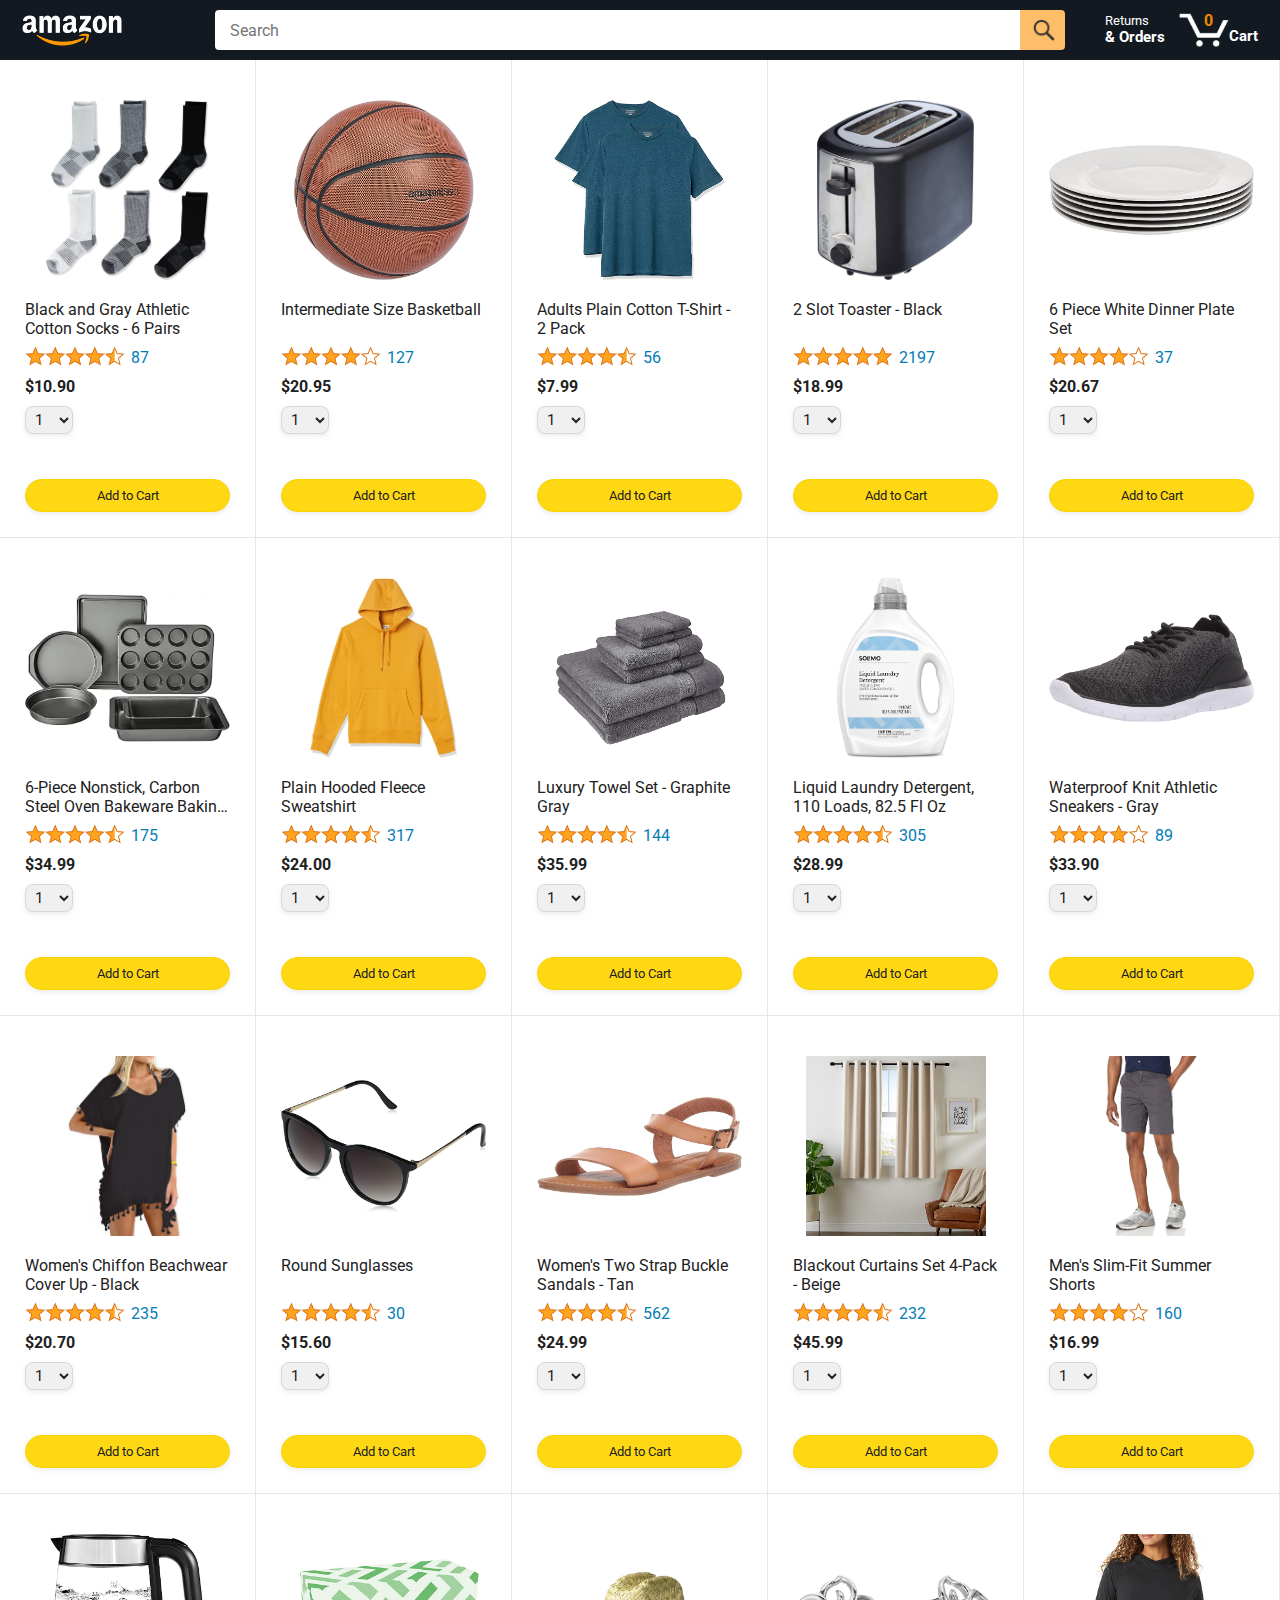
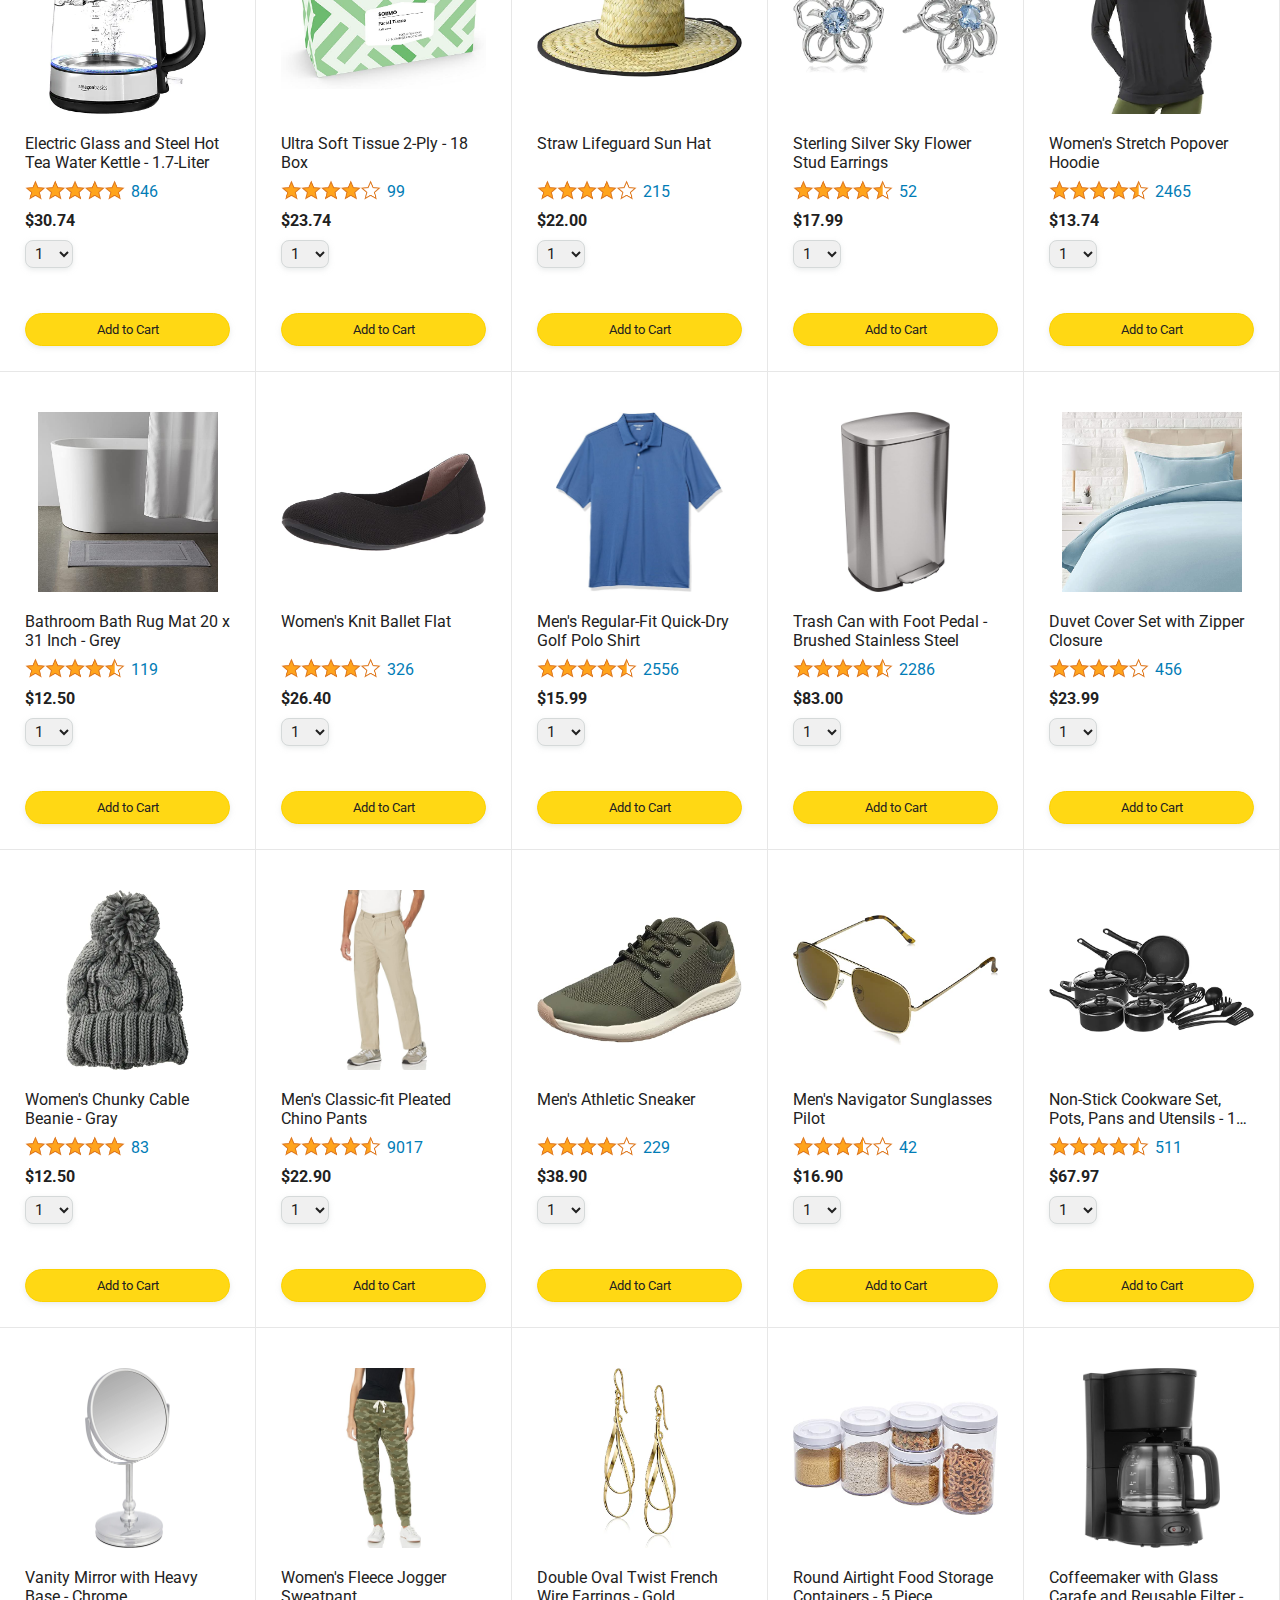
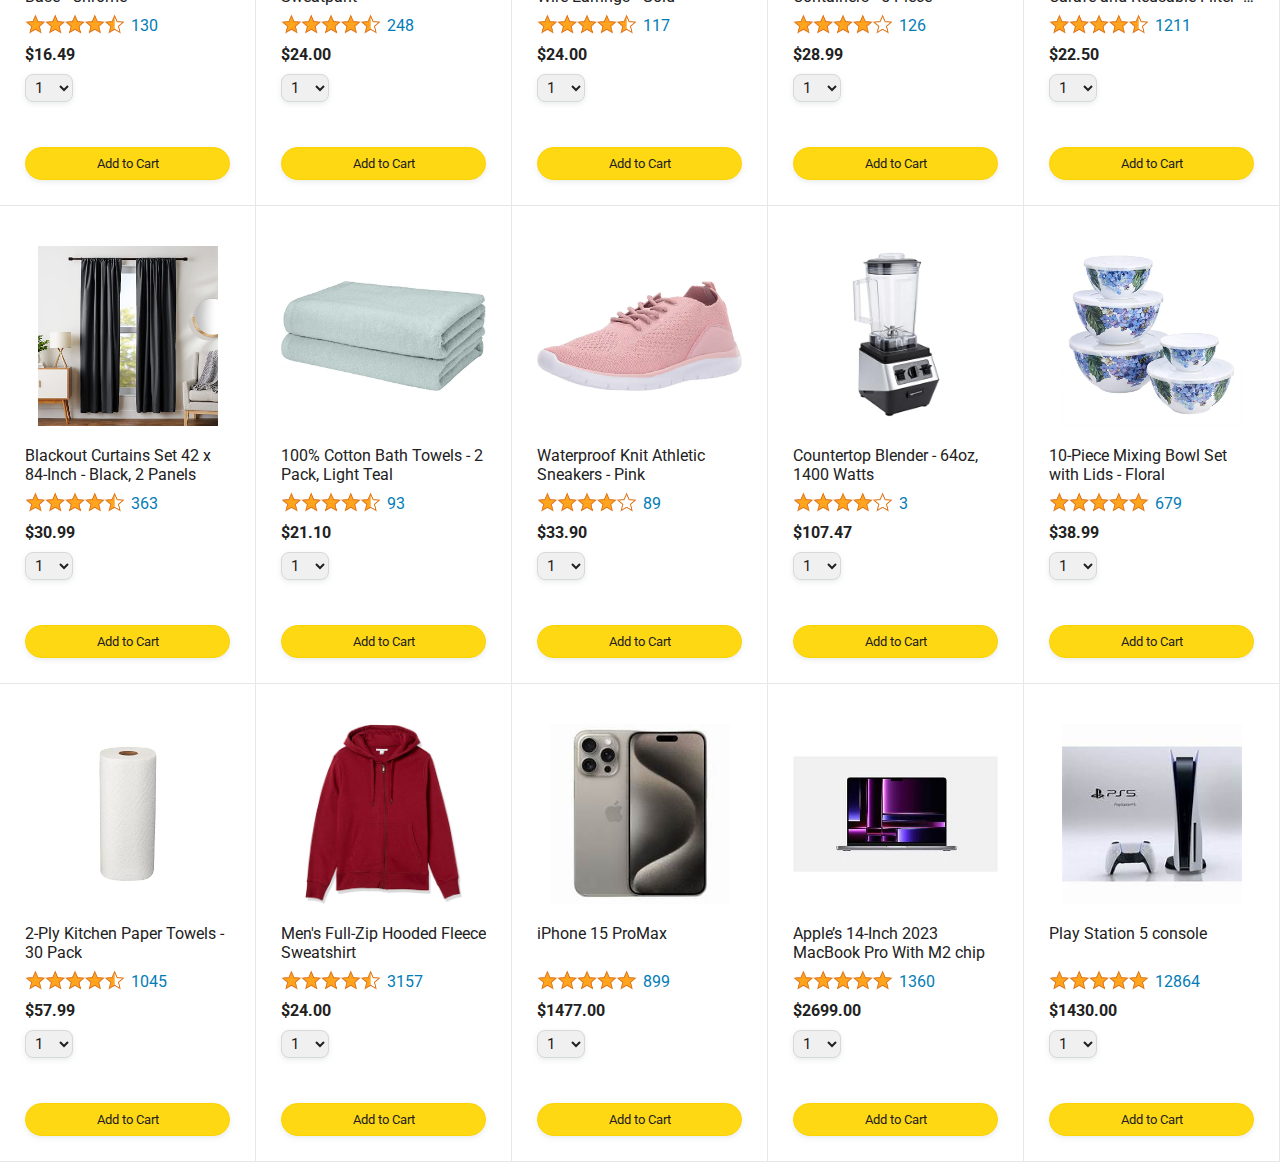
<file: index.html>
<!DOCTYPE html>
<html>
  <head>
    <title>Amazon</title>

    <!-- This code is needed for responsive design to work.
      (Responsive design = make the website look good on
      smaller screen sizes like a phone or a tablet). -->
    <meta name="viewport" content="width=device-width, initial-scale=1" />

    <!-- Load a font called Roboto from Google Fonts. -->
    <link rel="preconnect" href="https://fonts.googleapis.com" />
    <link rel="preconnect" href="https://fonts.gstatic.com" crossorigin />
    <link
      href="https://fonts.googleapis.com/css2?family=Roboto:wght@400;500;700&display=swap"
      rel="stylesheet"
    />

    <!-- Here are the CSS files for this page. -->
    <link rel="stylesheet" href="styles/shared/general.css" />
    <link rel="stylesheet" href="styles/shared/amazon-header.css" />
    <link rel="stylesheet" href="styles/pages/amazon.css" />
  </head>
  <body>
    <div class="amazon-header">
      <div class="amazon-header-left-section">
        <a href="amazon.html" class="header-link">
          <img class="amazon-logo" src="images/amazon-logo-white.png" />
          <img
            class="amazon-mobile-logo"
            src="images/amazon-mobile-logo-white.png"
          />
        </a>
      </div>

      <div class="amazon-header-middle-section">
        <input class="search-bar" type="text" placeholder="Search" />

        <button class="search-button">
          <img class="search-icon" src="images/icons/search-icon.png" />
        </button>
      </div>

      <div class="amazon-header-right-section">
        <a class="orders-link header-link" href="orders.html">
          <span class="returns-text">Returns</span>
          <span class="orders-text">& Orders</span>
        </a>

        <a class="cart-link header-link" href="checkout.html">
          <img class="cart-icon" src="images/icons/cart-icon.png" />
          <div class="cart-quantity" id="mycartQ"></div>
          <div class="cart-text">Cart</div>
        </a>
      </div>
    </div>

    <div class="main">
      <div class="products-grid" id="mycontainer"></div>
    </div>

    <script type="module" src="scripts/amazon.js"></script>
  </body>
</html>
</file>
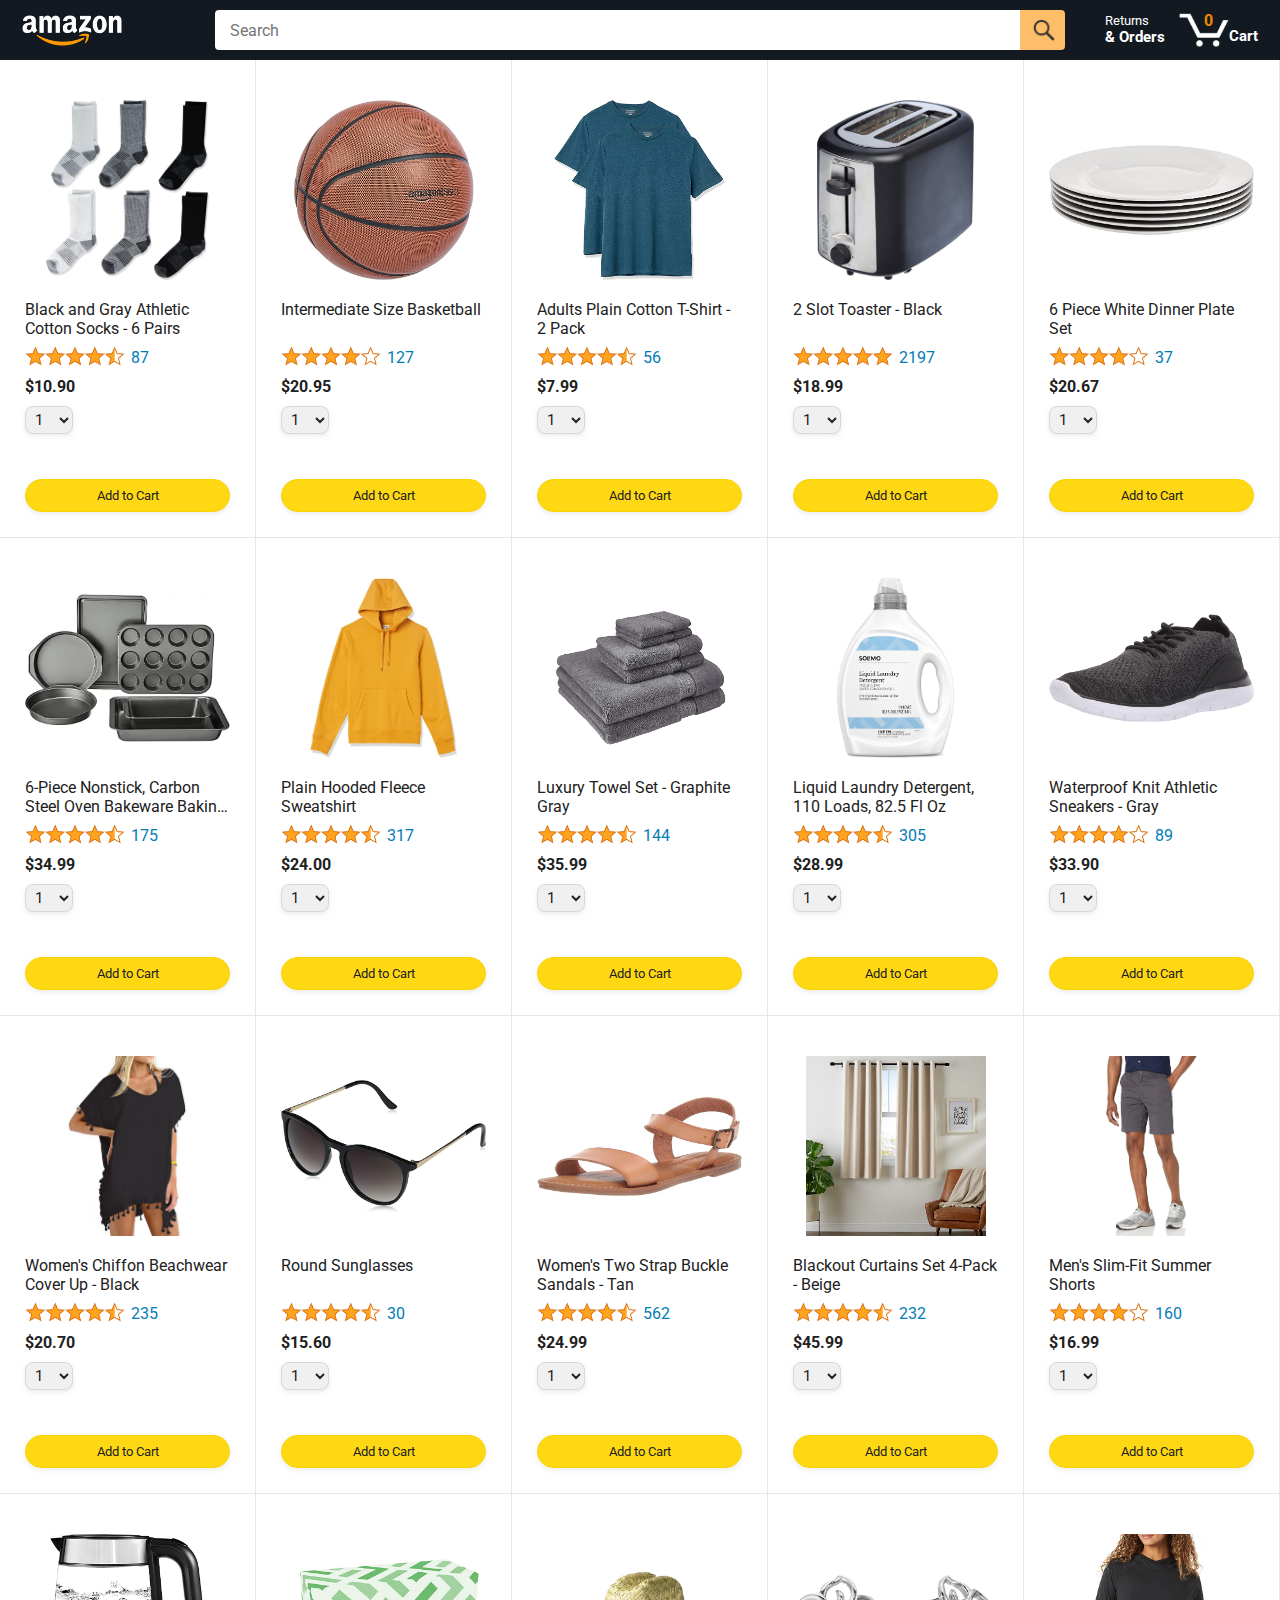
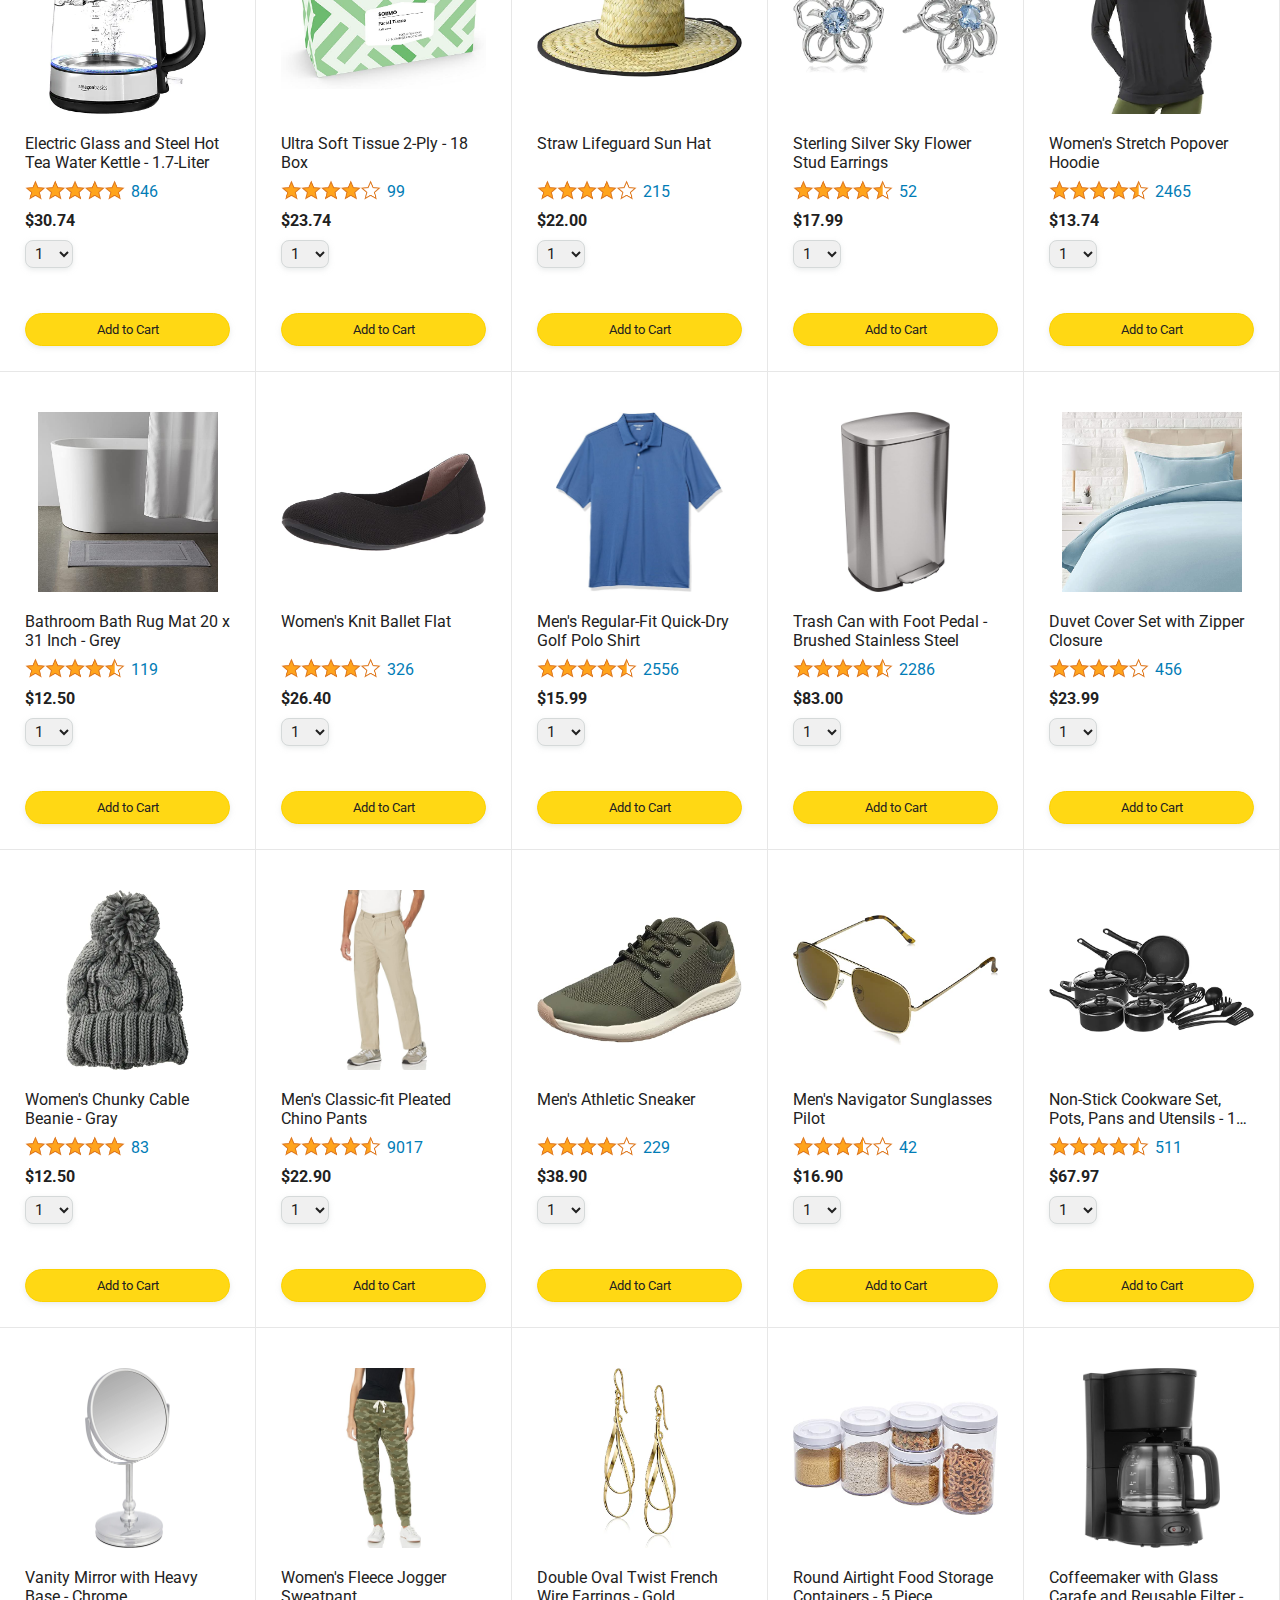
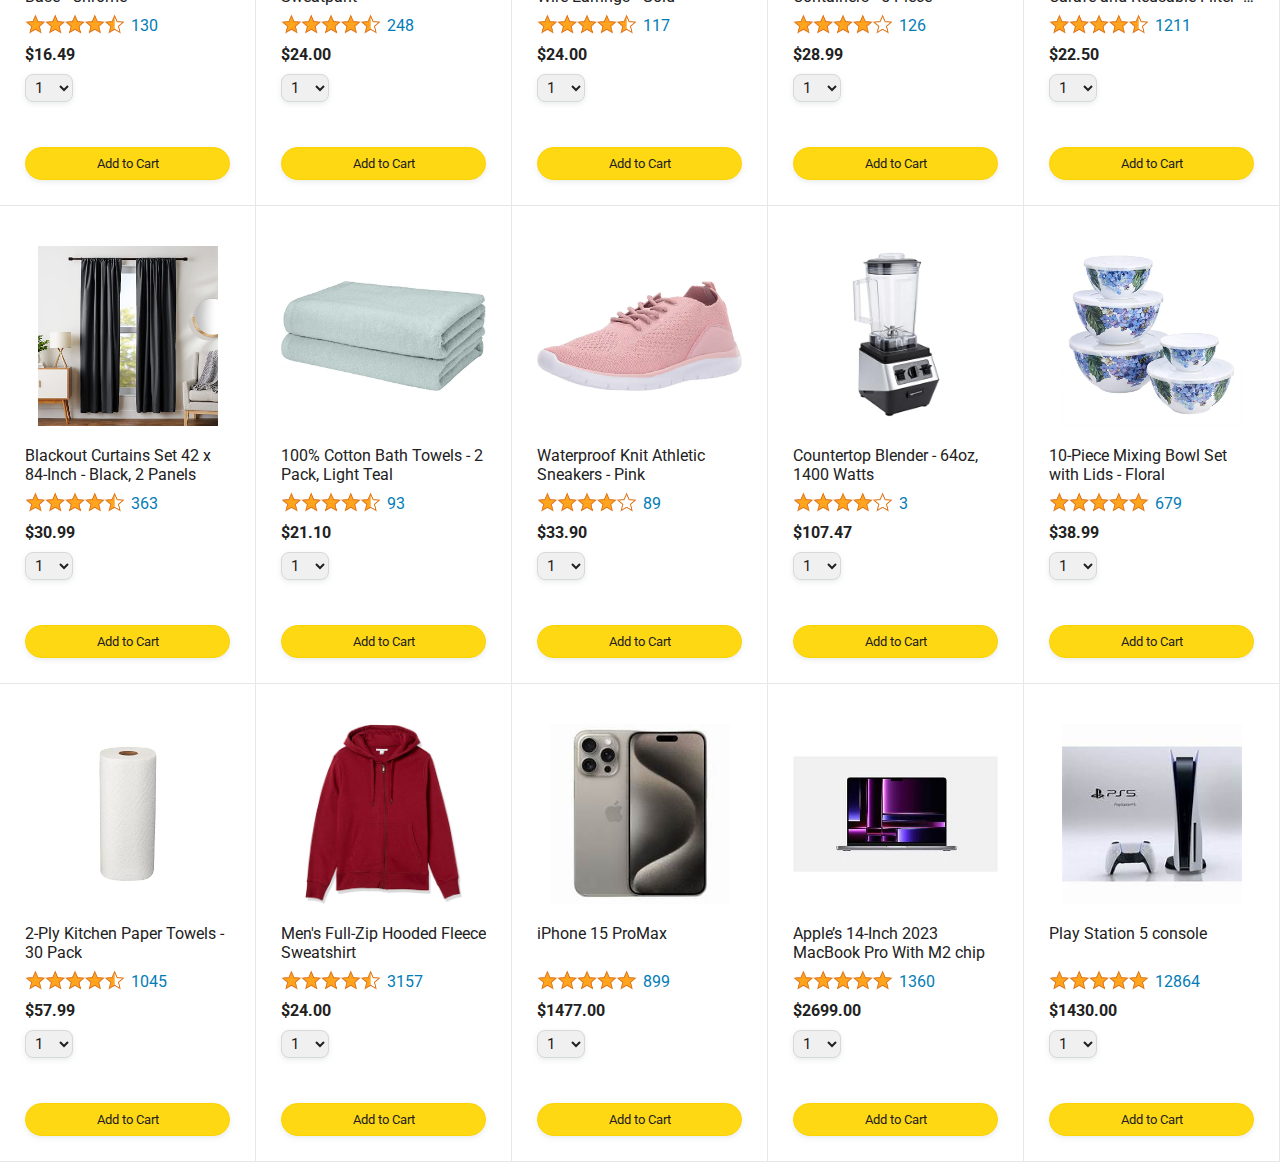
<file: amazon.html>
<!DOCTYPE html>
<html>
  <head>
    <title>Amazon Project</title>

    <!-- This code is needed for responsive design to work.
      (Responsive design = make the website look good on
      smaller screen sizes like a phone or a tablet). -->
    <meta name="viewport" content="width=device-width, initial-scale=1">

    <!-- Load a font called Roboto from Google Fonts. -->
    <link rel="preconnect" href="https://fonts.googleapis.com">
    <link rel="preconnect" href="https://fonts.gstatic.com" crossorigin>
    <link href="https://fonts.googleapis.com/css2?family=Roboto:wght@400;500;700&display=swap" rel="stylesheet">

    <!-- Here are the CSS files for this page. -->
    <link rel="stylesheet" href="styles/shared/general.css">
    <link rel="stylesheet" href="styles/shared/amazon-header.css">
    <link rel="stylesheet" href="styles/pages/amazon.css">
  </head>
  <body>
    <div class="amazon-header">
      <div class="amazon-header-left-section">
        <a href="amazon.html" class="header-link">
          <img class="amazon-logo"
            src="images/amazon-logo-white.png">
          <img class="amazon-mobile-logo"
            src="images/amazon-mobile-logo-white.png">
        </a>
      </div>

      <div class="amazon-header-middle-section">
        <input class="search-bar" type="text" placeholder="Search">

        <button class="search-button">
          <img class="search-icon" src="images/icons/search-icon.png">
        </button>
      </div>

      <div class="amazon-header-right-section">
        <a class="orders-link header-link" href="orders.html">
          <span class="returns-text">Returns</span>
          <span class="orders-text">& Orders</span>
        </a>

        <a class="cart-link header-link" href="checkout.html">
          <img class="cart-icon" src="images/icons/cart-icon.png">
          <div class="cart-quantity" id="mycartQ"></div>
          <div class="cart-text">Cart</div>
        </a>
      </div>
    </div>
    
    <div class="main">
      <div class="products-grid" id="mycontainer">
      </div>
    </div>

   <script type="module" src="scripts/amazon.js"></script>
  </body>
</html>
</file>
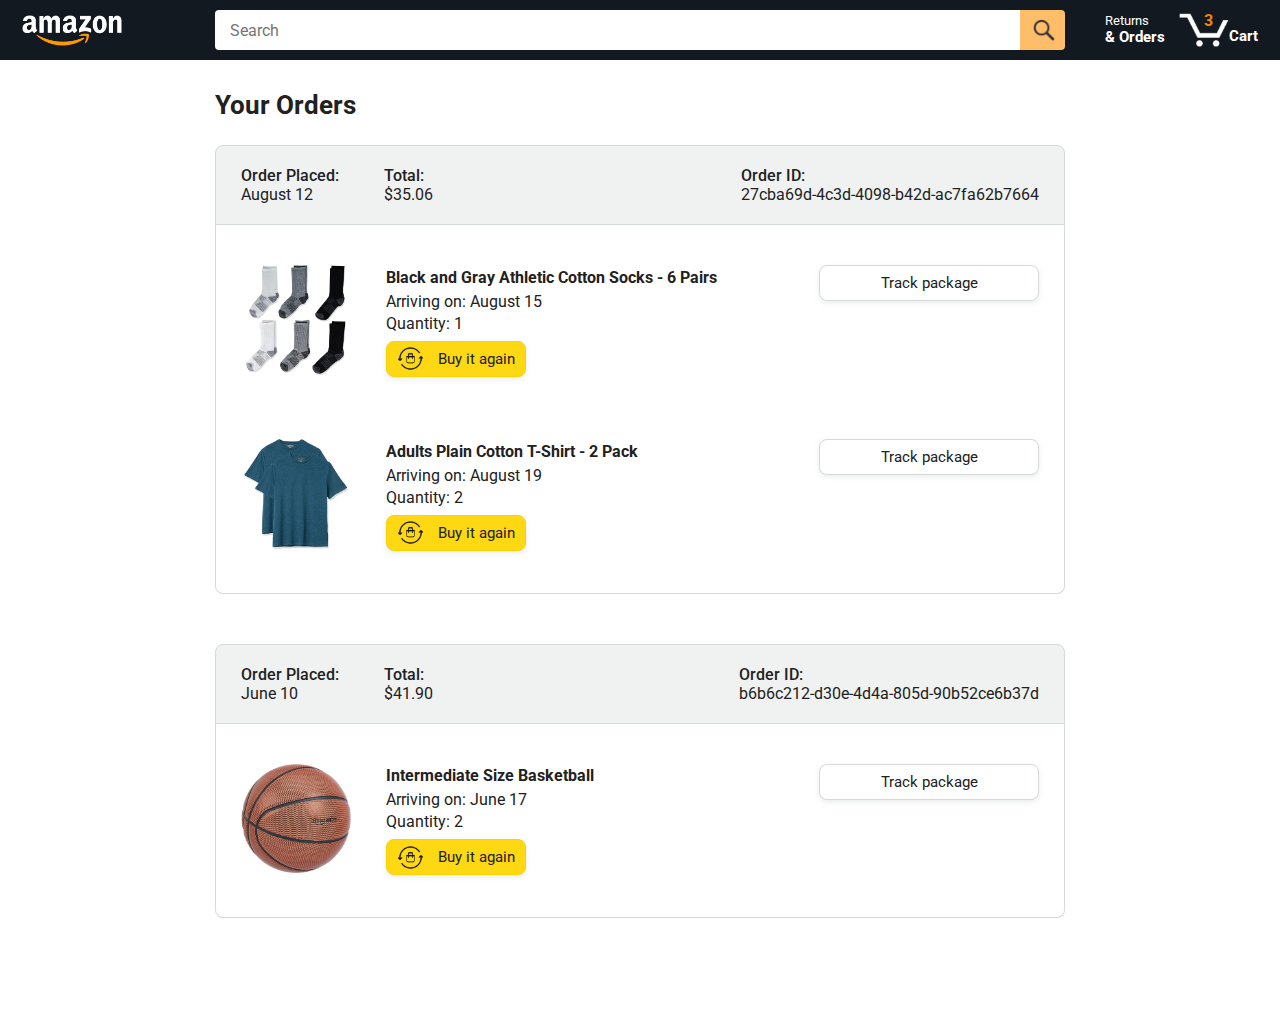
<file: orders.html>
<!DOCTYPE html>
<html>
  <head>
    <title>Orders</title>

    <!-- This code is needed for responsive design to work.
      (Responsive design = make the website look good on
      smaller screen sizes like a phone or a tablet). -->
    <meta name="viewport" content="width=device-width, initial-scale=1">

    <!-- Load a font called Roboto from Google Fonts. -->
    <link rel="preconnect" href="https://fonts.googleapis.com">
    <link rel="preconnect" href="https://fonts.gstatic.com" crossorigin>
    <link href="https://fonts.googleapis.com/css2?family=Roboto:wght@400;500;700&display=swap" rel="stylesheet">

    <!-- Here are the CSS files for this page. -->
    <link rel="stylesheet" href="styles/shared/general.css">
    <link rel="stylesheet" href="styles/shared/amazon-header.css">
    <link rel="stylesheet" href="styles/pages/orders.css">
  </head>
  <body>
    <div class="amazon-header">
      <div class="amazon-header-left-section">
        <a href="amazon.html" class="header-link">
          <img class="amazon-logo"
            src="images/amazon-logo-white.png">
          <img class="amazon-mobile-logo"
            src="images/amazon-mobile-logo-white.png">
        </a>
      </div>

      <div class="amazon-header-middle-section">
        <input class="search-bar" type="text" placeholder="Search">

        <button class="search-button">
          <img class="search-icon" src="images/icons/search-icon.png">
        </button>
      </div>

      <div class="amazon-header-right-section">
        <a class="orders-link header-link" href="orders.html">
          <span class="returns-text">Returns</span>
          <span class="orders-text">& Orders</span>
        </a>

        <a class="cart-link header-link" href="checkout.html">
          <img class="cart-icon" src="images/icons/cart-icon.png">
          <div class="cart-quantity">3</div>
          <div class="cart-text">Cart</div>
        </a>
      </div>
    </div>

    <div class="main">
      <div class="page-title">Your Orders</div>

      <div class="orders-grid">
        <div class="order-container">
          
          <div class="order-header">
            <div class="order-header-left-section">
              <div class="order-date">
                <div class="order-header-label">Order Placed:</div>
                <div>August 12</div>
              </div>
              <div class="order-total">
                <div class="order-header-label">Total:</div>
                <div>$35.06</div>
              </div>
            </div>

            <div class="order-header-right-section">
              <div class="order-header-label">Order ID:</div>
              <div>27cba69d-4c3d-4098-b42d-ac7fa62b7664</div>
            </div>
          </div>

          <div class="order-details-grid">
            <div class="product-image-container">
              <img src="images/products/athletic-cotton-socks-6-pairs.jpg">
            </div>

            <div class="product-details">
              <div class="product-name">
                Black and Gray Athletic Cotton Socks - 6 Pairs
              </div>
              <div class="product-delivery-date">
                Arriving on: August 15
              </div>
              <div class="product-quantity">
                Quantity: 1
              </div>
              <button class="buy-again-button button-primary">
                <img class="buy-again-icon" src="images/icons/buy-again.png">
                <span class="buy-again-message">Buy it again</span>
              </button>
            </div>

            <div class="product-actions">
              <a href="tracking.html">
                <button class="track-package-button button-secondary">
                  Track package
                </button>
              </a>
            </div>

            <div class="product-image-container">
              <img src="images/products/adults-plain-cotton-tshirt-2-pack-teal.jpg">
            </div>

            <div class="product-details">
              <div class="product-name">
                Adults Plain Cotton T-Shirt - 2 Pack
              </div>
              <div class="product-delivery-date">
                Arriving on: August 19
              </div>
              <div class="product-quantity">
                Quantity: 2
              </div>
              <button class="buy-again-button button-primary">
                <img class="buy-again-icon" src="images/icons/buy-again.png">
                <span class="buy-again-message">Buy it again</span>
              </button>
            </div>

            <div class="product-actions">
              <a href="tracking.html">
                <button class="track-package-button button-secondary">
                  Track package
                </button>
              </a>
            </div>
          </div>
        </div>

        <div class="order-container">

          <div class="order-header">
            <div class="order-header-left-section">
              <div class="order-date">
                <div class="order-header-label">Order Placed:</div>
                <div>June 10</div>
              </div>
              <div class="order-total">
                <div class="order-header-label">Total:</div>
                <div>$41.90</div>
              </div>
            </div>

            <div class="order-header-right-section">
              <div class="order-header-label">Order ID:</div>
              <div>b6b6c212-d30e-4d4a-805d-90b52ce6b37d</div>
            </div>
          </div>

          <div class="order-details-grid">
            <div class="product-image-container">
              <img src="images/products/intermediate-composite-basketball.jpg">
            </div>

            <div class="product-details">
              <div class="product-name">
                Intermediate Size Basketball
              </div>
              <div class="product-delivery-date">
                Arriving on: June 17
              </div>
              <div class="product-quantity">
                Quantity: 2
              </div>
              <button class="buy-again-button button-primary">
                <img class="buy-again-icon" src="images/icons/buy-again.png">
                <span class="buy-again-message">Buy it again</span>
              </button>
            </div>

            <div class="product-actions">
              <a href="tracking.html">
                <button class="track-package-button button-secondary">
                  Track package
                </button>
              </a>
            </div>
          </div>
        </div>
      </div>
    </div>
  </body>
</html>
</file>
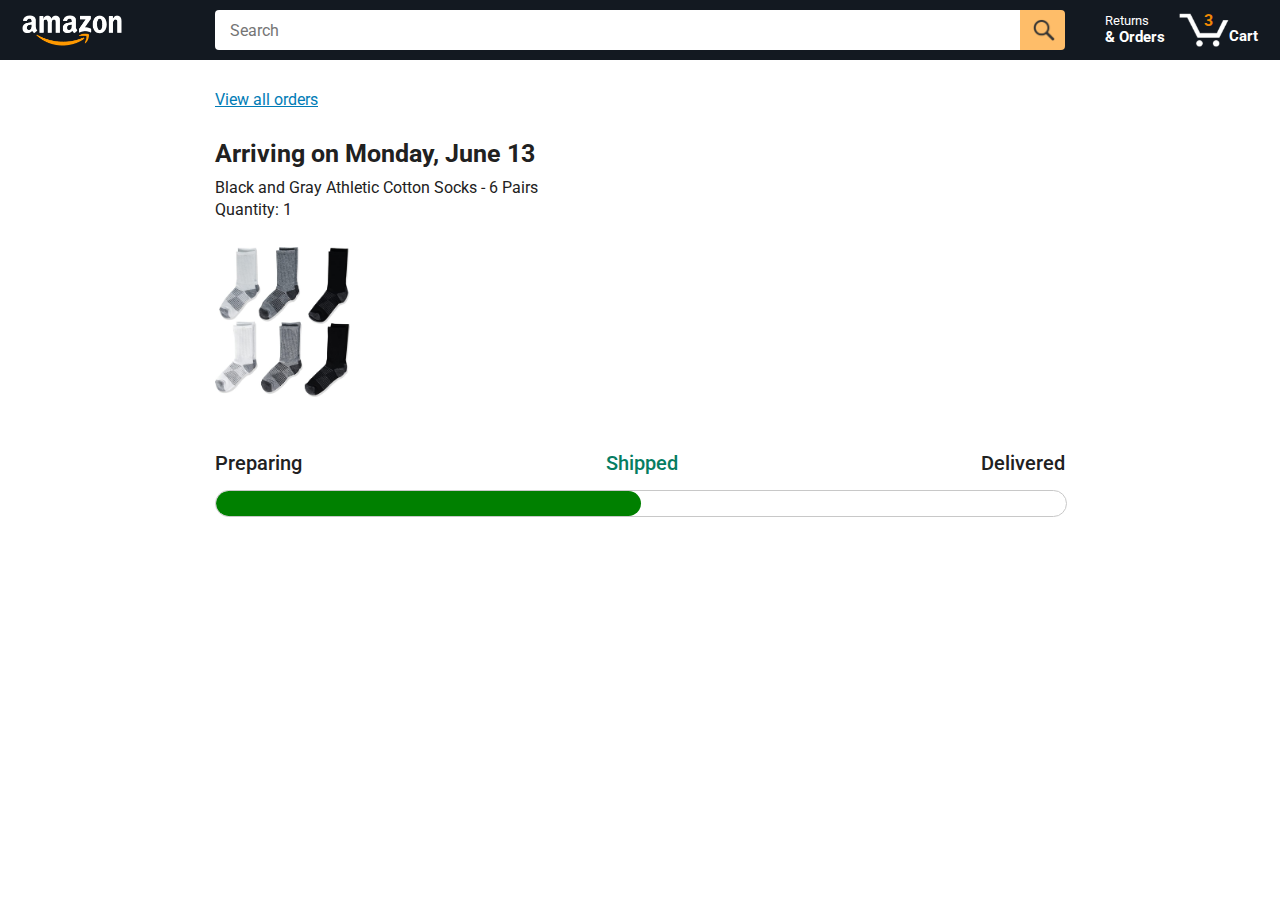
<file: tracking.html>
<!DOCTYPE html>
<html>
  <head>
    <title>Tracking</title>

    <!-- This code is needed for responsive design to work.
      (Responsive design = make the website look good on
      smaller screen sizes like a phone or a tablet). -->
    <meta name="viewport" content="width=device-width, initial-scale=1">

    <!-- Load a font called Roboto from Google Fonts. -->
    <link rel="preconnect" href="https://fonts.googleapis.com">
    <link rel="preconnect" href="https://fonts.gstatic.com" crossorigin>
    <link href="https://fonts.googleapis.com/css2?family=Roboto:wght@400;500;700&display=swap" rel="stylesheet">

    <!-- Here are the CSS files for this page. -->
    <link rel="stylesheet" href="styles/shared/general.css">
    <link rel="stylesheet" href="styles/shared/amazon-header.css">
    <link rel="stylesheet" href="styles/pages/tracking.css">
  </head>
  <body>
    <div class="amazon-header">
      <div class="amazon-header-left-section">
        <a href="amazon.html" class="header-link">
          <img class="amazon-logo"
            src="images/amazon-logo-white.png">
          <img class="amazon-mobile-logo"
            src="images/amazon-mobile-logo-white.png">
        </a>
      </div>

      <div class="amazon-header-middle-section">
        <input class="search-bar" type="text" placeholder="Search">

        <button class="search-button">
          <img class="search-icon" src="images/icons/search-icon.png">
        </button>
      </div>

      <div class="amazon-header-right-section">
        <a class="orders-link header-link" href="orders.html">
          <span class="returns-text">Returns</span>
          <span class="orders-text">& Orders</span>
        </a>

        <a class="cart-link header-link" href="checkout.html">
          <img class="cart-icon" src="images/icons/cart-icon.png">
          <div class="cart-quantity">3</div>
          <div class="cart-text">Cart</div>
        </a>
      </div>
    </div>

    <div class="main">
      <div class="order-tracking">
        <a class="back-to-orders-link link-primary" href="orders.html">
          View all orders
        </a>

        <div class="delivery-date">
          Arriving on Monday, June 13
        </div>

        <div class="product-info">
          Black and Gray Athletic Cotton Socks - 6 Pairs
        </div>

        <div class="product-info">
          Quantity: 1
        </div>

        <img class="product-image" src="images/products/athletic-cotton-socks-6-pairs.jpg">

        <div class="progress-labels-container">
          <div class="progress-label">
            Preparing
          </div>
          <div class="progress-label current-status">
            Shipped
          </div>
          <div class="progress-label">
            Delivered
          </div>
        </div>

        <div class="progress-bar-container">
          <div class="progress-bar"></div>
        </div>
      </div>
    </div>
  </body>
</html>
</file>
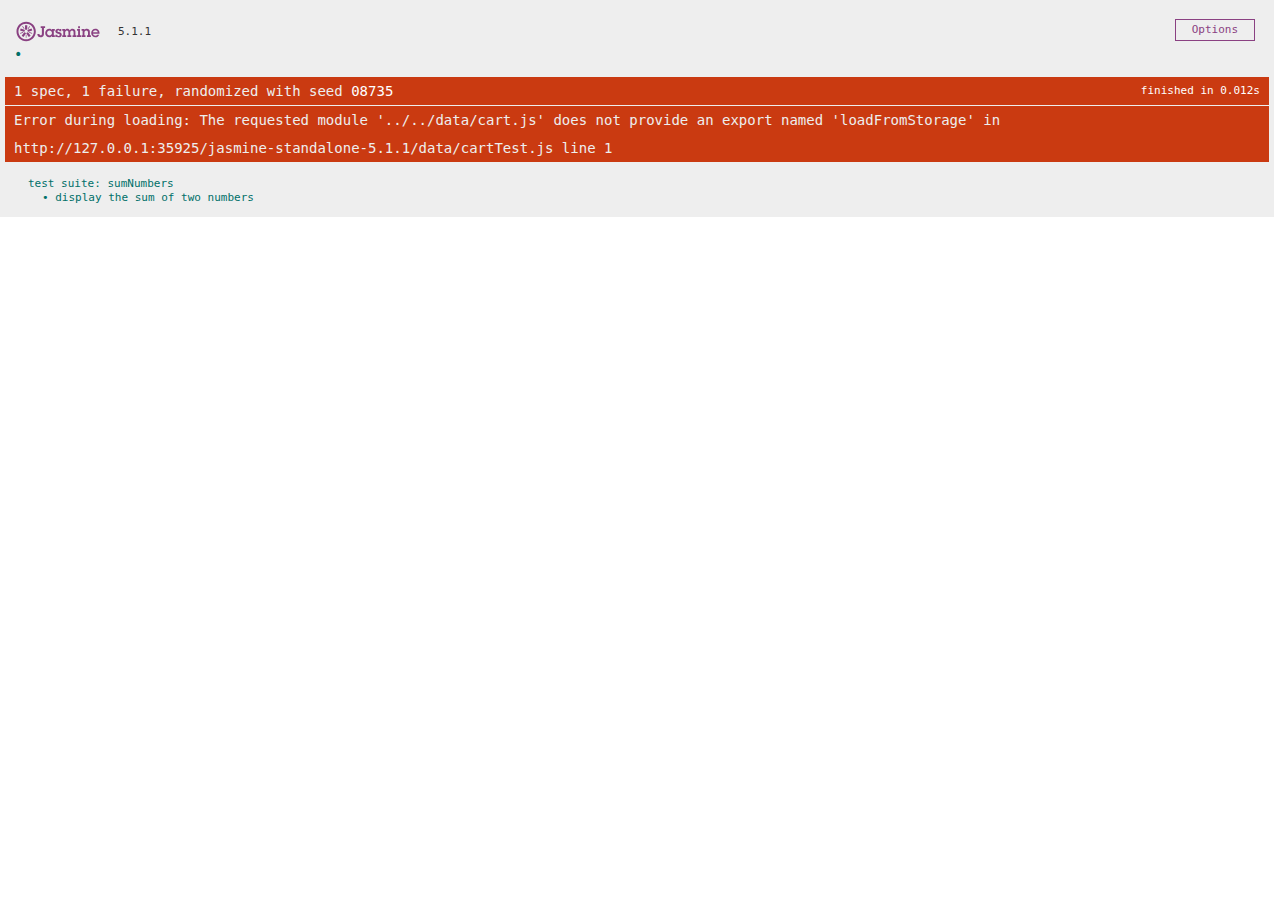
<file: jasmine-standalone-5.1.1/SpecRunner.html>
<!DOCTYPE html>
<html>
<head>
  <meta charset="utf-8">
  <title>Jasmine Spec Runner v5.1.1</title>

  <link rel="shortcut icon" type="image/png" href="lib/jasmine-5.1.1/jasmine_favicon.png">
  <link rel="stylesheet" href="lib/jasmine-5.1.1/jasmine.css">

  <script src="lib/jasmine-5.1.1/jasmine.js"></script>
  <script src="lib/jasmine-5.1.1/jasmine-html.js"></script>
  <script src="lib/jasmine-5.1.1/boot0.js"></script>
  <!-- optional: include a file here that configures the Jasmine env -->
  <script src="lib/jasmine-5.1.1/boot1.js"></script>

  <script src="MyTest-01.js" type="module"></script>
  <script src="data/cartTest.js" type="module"></script>

</head>

<body>
</body>
</html>
</file>
<file: styles/shared/general.css>
body {
  font-family: Roboto, Arial;
  color: rgb(33, 33, 33);
  /* The <body> element has a default margin of 8px
     on all sides. This removes the default margins. */
  margin: 0;
}

/* <p> elements have a default margin on the top
   and bottom. This removes the default margins. */
p {
  margin: 0;
}

button {
  cursor: pointer;
}

select {
  cursor: pointer;
}

input, select, button {
  font-family: Roboto, Arial;
}

.button-primary {
  color: rgb(33, 33, 33);
  background-color: rgb(255, 216, 20);
  border: 1px solid rgb(252, 210, 0);
  border-radius: 8px;
  cursor: pointer;
  box-shadow: 0 2px 5px rgba(213, 217, 217, 0.5);
}

.button-primary:hover {
  background-color: rgb(247, 202, 0);
  border: 1px solid rgb(242, 194, 0);
}

.button-primary:active {
  background: rgb(255, 216, 20);
  border-color: rgb(252, 210, 0);
  box-shadow: none;
}

.button-secondary {
  color: rgb(33, 33, 33);
  background: white;
  border: 1px solid rgb(213, 217, 217);
  border-radius: 8px;
  cursor: pointer;
  box-shadow: 0 2px 5px rgba(213, 217, 217, 0.5);
}

.button-secondary:hover {
  background-color: rgb(247, 250, 250);
}

.button-secondary:active {
  background-color: rgb(237, 253, 255);
  box-shadow: none;
}

/* These styles will limit text to 2 lines. Anything
   beyond 2 lines will be replaced with "..."
   You can find this code by using an A.I. tool or by
   searching in Google.
   https://css-tricks.com/almanac/properties/l/line-clamp/ */
.limit-text-to-2-lines {
  display: -webkit-box;
  -webkit-line-clamp: 2;
  -webkit-box-orient: vertical;
  overflow: hidden;
}

.link-primary {
  color: rgb(1, 124, 182);
  cursor: pointer;
}

.link-primary:hover {
  color: rgb(196, 80, 0);
}

/* Styles for dropdown selectors. */
select {
  color: rgb(33, 33, 33);
  background-color: rgb(240, 240, 240);
  border: 1px solid rgb(213, 217, 217);
  border-radius: 8px;
  padding: 3px 5px;
  font-size: 15px;
  cursor: pointer;
  box-shadow: 0 2px 5px rgba(213, 217, 217, 0.5);
}

select:focus,
input:focus {
  outline: 2px solid rgb(255, 153, 0);
}
</file>
<file: styles/shared/amazon-header.css>
.amazon-header {
  background-color: rgb(19, 25, 33);
  color: white;
  padding-left: 15px;
  padding-right: 15px;

  display: flex;
  align-items: center;
  justify-content: space-between;

  position: fixed;
  top: 0;
  left: 0;
  right: 0;
  height: 60px;
}

.amazon-header-left-section {
  width: 180px;
}

@media (max-width: 800px) {
  .amazon-header-left-section {
    width: unset;
  }
}

.header-link {
  display: inline-block;
  padding: 6px;
  border-radius: 2px;
  cursor: pointer;
  text-decoration: none;
  border: 1px solid rgba(0, 0, 0, 0);
}

.header-link:hover {
  border: 1px solid white;
}

.amazon-logo {
  width: 100px;
  margin-top: 5px;
}

.amazon-mobile-logo {
  display: none;
}

@media (max-width: 575px) {
  .amazon-logo {
    display: none;
  }

  .amazon-mobile-logo {
    display: block;
    height: 35px;
    margin-top: 5px;
  }
}

.amazon-header-middle-section {
  flex: 1;
  max-width: 850px;
  margin-left: 10px;
  margin-right: 10px;
  display: flex;
}

.search-bar {
  flex: 1;
  width: 0;
  font-size: 16px;
  height: 38px;
  padding-left: 15px;
  border: none;
  border-top-left-radius: 4px;
  border-bottom-left-radius: 4px;
  border-top-right-radius: 0;
  border-bottom-right-radius: 0;
}

.search-button {
  background-color: rgb(254, 189, 105);
  border: none;
  width: 45px;
  height: 40px;
  border-top-right-radius: 4px;
  border-bottom-right-radius: 4px;
  flex-shrink: 0;
}

.search-icon {
  height: 22px;
  margin-left: 2px;
  margin-top: 3px;
}

.amazon-header-right-section {
  width: 180px;
  flex-shrink: 0;
  display: flex;
  justify-content: end;
}

.orders-link {
  color: white;
}

.returns-text {
  display: block;
  font-size: 13px;
}

.orders-text {
  display: block;
  font-size: 15px;
  font-weight: 700;
}

.cart-link {
  color: white;
  display: flex;
  align-items: center;
  position: relative;
}

.cart-icon {
  width: 50px;
}

.cart-text {
  margin-top: 12px;
  font-size: 15px;
  font-weight: 700;
}

.cart-quantity {
  color: rgb(240, 136, 4);
  font-size: 16px;
  font-weight: 700;

  position: absolute;
  top: 4px;
  left: 22px;
  
  width: 26px;
  text-align: center;
}
</file>
<file: styles/pages/amazon.css>
.main {
  margin-top: 60px;
}

.products-grid {
  display: grid;

  /* - In CSS Grid, 1fr means a column will take up the
       remaining space in the grid.
     - If we write 1fr 1fr ... 1fr; 8 times, this will
       divide the grid into 8 columns, each taking up an
       equal amount of the space.
     - repeat(8, 1fr); is a shortcut for repeating "1fr"
       8 times (instead of typing out "1fr" 8 times).
       repeat(...) is a special property that works with
       display: grid; */
  grid-template-columns: repeat(8, 1fr);
}

/* @media is used to create responsive design (making the
   website look good on any screen size). This @media
   means when the screen width is 2000px or less, we
   will divide the grid into 7 columns instead of 8. */
@media (max-width: 2000px) {
  .products-grid {
    grid-template-columns: repeat(7, 1fr);
  }
}

/* This @media means when the screen width is 1600px or
   less, we will divide the grid into 6 columns. */
@media (max-width: 1600px) {
  .products-grid {
    grid-template-columns: repeat(6, 1fr);
  }
}

@media (max-width: 1300px) {
  .products-grid {
    grid-template-columns: repeat(5, 1fr);
  }
}

@media (max-width: 1000px) {
  .products-grid {
    grid-template-columns: repeat(4, 1fr);
  }
}

@media (max-width: 800px) {
  .products-grid {
    grid-template-columns: repeat(3, 1fr);
  }
}

@media (max-width: 575px) {
  .products-grid {
    grid-template-columns: repeat(2, 1fr);
  }
}

@media (max-width: 450px) {
  .products-grid {
    grid-template-columns: 1fr;
  }
}

.product-container {
  padding-top: 40px;
  padding-bottom: 25px;
  padding-left: 25px;
  padding-right: 25px;

  border-right: 1px solid rgb(231, 231, 231);
  border-bottom: 1px solid rgb(231, 231, 231);

  display: flex;
  flex-direction: column;
}

.product-image-container {
  display: flex;
  justify-content: center;
  align-items: center;

  height: 180px;
  margin-bottom: 20px;
}

.product-image {
  /* Images will overflow their container by default. To
    prevent this, we set max-width and max-height to 100%
    so they stay inside their container. */
  max-width: 100%;
  max-height: 100%;
}

.product-name {
  height: 40px;
  margin-bottom: 5px;
}

.product-rating-container {
  display: flex;
  align-items: center;
  margin-bottom: 10px;
}

.product-rating-stars {
  width: 100px;
  margin-right: 6px;
}

.product-rating-count {
  color: rgb(1, 124, 182);
  cursor: pointer;
  margin-top: 3px;
}

.product-price {
  font-weight: 700;
  margin-bottom: 10px;
}

.product-quantity-container {
  margin-bottom: 17px;
}

.product-spacer {
  flex: 1;
}

.added-to-cart {
  color: rgb(6, 125, 98);
  font-size: 16px;

  display: flex;
  align-items: center;
  margin-bottom: 8px;

  /* At first, the "Added to cart" message will
     be invisible. Use JavaScript to change the
     opacity and make it visible. */
  opacity: 0;
}

.added-to-cart img {
  height: 20px;
  margin-right: 5px;
}

.add-to-cart-button {
  width: 100%;
  padding: 8px;
  border-radius: 50px;
}

.display-added {
  opacity: 1;
}
</file>
<file: styles/pages/orders.css>
.main {
  max-width: 850px;
  margin-top: 90px;
  margin-bottom: 100px;
  padding-left: 20px;
  padding-right: 20px;

  /* margin-left: auto;
     margin-right auto;
     Is a trick for centering an element horizontally
     without needing a container. */
  margin-left: auto;
  margin-right: auto;
}

.page-title {
  font-weight: 700;
  font-size: 26px;
  margin-bottom: 25px;
}

.orders-grid {
  display: grid;
  grid-template-columns: 1fr;
  row-gap: 50px;
}

.order-header {
  background-color: rgb(240, 242, 242);
  border: 1px solid rgb(213, 217, 217);

  display: flex;
  align-items: center;
  justify-content: space-between;

  padding: 20px 25px;
  border-top-left-radius: 8px;
  border-top-right-radius: 8px;
}

.order-header-left-section {
  display: flex;
  flex-shrink: 0;
}

.order-header-label {
  font-weight: 500;
}

.order-date,
.order-total {
  margin-right: 45px;
}

.order-header-right-section {
  flex-shrink: 1;
}

@media (max-width: 575px) {
  .order-header {
    flex-direction: column;
    align-items: start;
    line-height: 23px;
    padding: 15px;
  }

  .order-header-left-section {
    flex-direction: column;
  }

  .order-header-label {
    margin-right: 5px;
  }

  .order-date,
  .order-total {
    display: grid;
    grid-template-columns: auto 1fr;
    margin-right: 0;
  }

  .order-header-right-section {
    display: grid;
    grid-template-columns: auto 1fr;
  }
}

.order-details-grid {
  padding: 40px 25px;
  border: 1px solid rgb(213, 217, 217);
  border-top: none;
  border-bottom-left-radius: 8px;
  border-bottom-right-radius: 8px;

  display: grid;
  grid-template-columns: 110px 1fr 220px;
  column-gap: 35px;
  row-gap: 60px;
  align-items: center;
}

@media (max-width: 800px) {
  .order-details-grid {
    grid-template-columns: 110px 1fr;
    row-gap: 0;
    padding-bottom: 8px;
  }
}

@media (max-width: 450px) {
  .order-details-grid {
    grid-template-columns: 1fr;
  }
}

.product-image-container {
  text-align: center;
}

.product-image-container img {
  max-width: 110px;
  max-height: 110px;
}

.product-name {
  font-weight: 700;
  margin-bottom: 5px;
}

.product-delivery-date {
  margin-bottom: 3px;
}

.product-quantity {
  margin-bottom: 8px;
}

.buy-again-button {
  font-size: 15px;
  width: 140px;
  height: 36px;
  border-radius: 8px;

  display: flex;
  align-items: center;
  justify-content: center;
}

.buy-again-icon {
  width: 25px;
  margin-right: 15px;
}

.product-actions {
  align-self: start;
}

.track-package-button {
  width: 100%;
  font-size: 15px;
  padding: 8px;
}

@media (max-width: 800px) {
  .buy-again-button {
    margin-bottom: 10px;
  }

  .product-actions {
    /* grid-column: 2 means this element will be placed
       in column 2 in the grid. (Normally, the column that
       an element is placed in is determined by the order
       of the elements in the HTML. grid-column overrides
       this default ordering). */
    grid-column: 2;
    margin-bottom: 30px;
  }

  .track-package-button {
    width: 140px;
  }
}

@media (max-width: 450px) {
  .product-image-container {
    text-align: center;
    margin-bottom: 25px;
  }

  .product-image-container img {
    max-width: 150px;
    max-height: 150px;
  }

  .product-name {
    margin-bottom: 10px;
  }

  .product-quantity {
    margin-bottom: 15px;
  }

  .buy-again-button {
    width: 100%;
    margin-bottom: 15px;
  }

  .product-actions {
    /* grid-column: auto; undos grid-column: 2; from above.
       This element will now be placed in its normal column
       in the grid. */
    grid-column: auto;
    margin-bottom: 70px;
  }

  .track-package-button {
    width: 100%;
    padding: 12px;
  }
}
</file>
<file: styles/pages/tracking.css>
.main {
  max-width: 850px;
  margin-top: 90px;
  margin-bottom: 100px;
  padding-left: 30px;
  padding-right: 30px;

  /* margin-left: auto;
     margin-right auto;
     Is a trick for centering an element horizontally
     without needing a container. */
  margin-left: auto;
  margin-right: auto;
}

.back-to-orders-link {
  display: inline-block;
  margin-bottom: 30px;
}

.delivery-date {
  font-size: 25px;
  font-weight: 700;
  margin-bottom: 10px;
}

.product-info {
  margin-bottom: 3px;
}

.product-image {
  max-width: 150px;
  max-height: 150px;
  margin-top: 25px;
  margin-bottom: 50px;
}

.progress-labels-container {
  display: flex;
  justify-content: space-between;
  font-size: 20px;
  font-weight: 500;
  margin-bottom: 15px;
}

.current-status {
  color: rgb(6, 125, 98);
}

@media (max-width: 575px) {
  .progress-labels-container {
    font-size: 16px;
  }
}

@media (max-width: 450px) {
  .progress-labels-container {
    flex-direction: column;
    margin-bottom: 5px;
  }

  .progress-label {
    margin-bottom: 3px;
  }
}

.progress-bar-container {
  height: 25px;
  width: 100%;

  border: 1px solid rgb(200, 200, 200);
  border-radius: 50px;
  overflow: hidden;
}

.progress-bar {
  height: 100%;
  background-color: green;
  border-radius: 50px;
  width: 50%;
}
</file>
<file: jasmine-standalone-5.1.1/lib/jasmine-5.1.1/jasmine.css>
@charset "UTF-8";
body {
  overflow-y: scroll;
}

.jasmine_html-reporter {
  width: 100%;
  background-color: #eee;
  padding: 5px;
  margin: -8px;
  font-size: 11px;
  font-family: Monaco, "Lucida Console", monospace;
  line-height: 14px;
  color: #333;
}
.jasmine_html-reporter a {
  text-decoration: none;
}
.jasmine_html-reporter a:hover {
  text-decoration: underline;
}
.jasmine_html-reporter p, .jasmine_html-reporter h1, .jasmine_html-reporter h2, .jasmine_html-reporter h3, .jasmine_html-reporter h4, .jasmine_html-reporter h5, .jasmine_html-reporter h6 {
  margin: 0;
  line-height: 14px;
}
.jasmine_html-reporter .jasmine-banner,
.jasmine_html-reporter .jasmine-symbol-summary,
.jasmine_html-reporter .jasmine-summary,
.jasmine_html-reporter .jasmine-result-message,
.jasmine_html-reporter .jasmine-spec .jasmine-description,
.jasmine_html-reporter .jasmine-spec-detail .jasmine-description,
.jasmine_html-reporter .jasmine-alert .jasmine-bar,
.jasmine_html-reporter .jasmine-stack-trace {
  padding-left: 9px;
  padding-right: 9px;
}
.jasmine_html-reporter .jasmine-banner {
  position: relative;
}
.jasmine_html-reporter .jasmine-banner .jasmine-title {
  background: url("[data-uri]") no-repeat;
  background: url("[data-uri]") no-repeat, none;
  background-size: 100%;
  display: block;
  float: left;
  width: 90px;
  height: 25px;
}
.jasmine_html-reporter .jasmine-banner .jasmine-version {
  margin-left: 14px;
  position: relative;
  top: 6px;
}
.jasmine_html-reporter #jasmine_content {
  position: fixed;
  right: 100%;
}
.jasmine_html-reporter .jasmine-banner {
  margin-top: 14px;
}
.jasmine_html-reporter .jasmine-duration {
  color: #fff;
  float: right;
  line-height: 28px;
  padding-right: 9px;
}
.jasmine_html-reporter .jasmine-symbol-summary {
  overflow: hidden;
  margin: 14px 0;
}
.jasmine_html-reporter .jasmine-symbol-summary li {
  display: inline-block;
  height: 10px;
  width: 14px;
  font-size: 16px;
}
.jasmine_html-reporter .jasmine-symbol-summary li.jasmine-passed {
  font-size: 14px;
}
.jasmine_html-reporter .jasmine-symbol-summary li.jasmine-passed:before {
  color: #007069;
  content: "•";
}
.jasmine_html-reporter .jasmine-symbol-summary li.jasmine-failed {
  line-height: 9px;
}
.jasmine_html-reporter .jasmine-symbol-summary li.jasmine-failed:before {
  color: #ca3a11;
  content: "×";
  font-weight: bold;
  margin-left: -1px;
}
.jasmine_html-reporter .jasmine-symbol-summary li.jasmine-excluded {
  font-size: 14px;
}
.jasmine_html-reporter .jasmine-symbol-summary li.jasmine-excluded:before {
  color: #bababa;
  content: "•";
}
.jasmine_html-reporter .jasmine-symbol-summary li.jasmine-excluded-no-display {
  font-size: 14px;
  display: none;
}
.jasmine_html-reporter .jasmine-symbol-summary li.jasmine-pending {
  line-height: 17px;
}
.jasmine_html-reporter .jasmine-symbol-summary li.jasmine-pending:before {
  color: #ba9d37;
  content: "*";
}
.jasmine_html-reporter .jasmine-symbol-summary li.jasmine-empty {
  font-size: 14px;
}
.jasmine_html-reporter .jasmine-symbol-summary li.jasmine-empty:before {
  color: #ba9d37;
  content: "•";
}
.jasmine_html-reporter .jasmine-run-options {
  float: right;
  margin-right: 5px;
  border: 1px solid #8a4182;
  color: #8a4182;
  position: relative;
  line-height: 20px;
}
.jasmine_html-reporter .jasmine-run-options .jasmine-trigger {
  cursor: pointer;
  padding: 8px 16px;
}
.jasmine_html-reporter .jasmine-run-options .jasmine-payload {
  position: absolute;
  display: none;
  right: -1px;
  border: 1px solid #8a4182;
  background-color: #eee;
  white-space: nowrap;
  padding: 4px 8px;
}
.jasmine_html-reporter .jasmine-run-options .jasmine-payload.jasmine-open {
  display: block;
}
.jasmine_html-reporter .jasmine-bar {
  line-height: 28px;
  font-size: 14px;
  display: block;
  color: #eee;
}
.jasmine_html-reporter .jasmine-bar.jasmine-failed, .jasmine_html-reporter .jasmine-bar.jasmine-errored {
  background-color: #ca3a11;
  border-bottom: 1px solid #eee;
}
.jasmine_html-reporter .jasmine-bar.jasmine-passed {
  background-color: #007069;
}
.jasmine_html-reporter .jasmine-bar.jasmine-incomplete {
  background-color: #bababa;
}
.jasmine_html-reporter .jasmine-bar.jasmine-skipped {
  background-color: #bababa;
}
.jasmine_html-reporter .jasmine-bar.jasmine-warning {
  margin-top: 14px;
  margin-bottom: 14px;
  background-color: #ba9d37;
  color: #333;
}
.jasmine_html-reporter .jasmine-bar.jasmine-menu {
  background-color: #fff;
  color: #000;
}
.jasmine_html-reporter .jasmine-bar.jasmine-menu a {
  color: blue;
  text-decoration: underline;
}
.jasmine_html-reporter .jasmine-bar a {
  color: white;
}
.jasmine_html-reporter.jasmine-spec-list .jasmine-bar.jasmine-menu.jasmine-failure-list,
.jasmine_html-reporter.jasmine-spec-list .jasmine-results .jasmine-failures {
  display: none;
}
.jasmine_html-reporter.jasmine-failure-list .jasmine-bar.jasmine-menu.jasmine-spec-list,
.jasmine_html-reporter.jasmine-failure-list .jasmine-summary {
  display: none;
}
.jasmine_html-reporter .jasmine-results {
  margin-top: 14px;
}
.jasmine_html-reporter .jasmine-summary {
  margin-top: 14px;
}
.jasmine_html-reporter .jasmine-summary ul {
  list-style-type: none;
  margin-left: 14px;
  padding-top: 0;
  padding-left: 0;
}
.jasmine_html-reporter .jasmine-summary ul.jasmine-suite {
  margin-top: 7px;
  margin-bottom: 7px;
}
.jasmine_html-reporter .jasmine-summary li.jasmine-passed a {
  color: #007069;
}
.jasmine_html-reporter .jasmine-summary li.jasmine-failed a {
  color: #ca3a11;
}
.jasmine_html-reporter .jasmine-summary li.jasmine-empty a {
  color: #ba9d37;
}
.jasmine_html-reporter .jasmine-summary li.jasmine-pending a {
  color: #ba9d37;
}
.jasmine_html-reporter .jasmine-summary li.jasmine-excluded a {
  color: #bababa;
}
.jasmine_html-reporter .jasmine-specs li.jasmine-passed a:before {
  content: "• ";
}
.jasmine_html-reporter .jasmine-specs li.jasmine-failed a:before {
  content: "× ";
}
.jasmine_html-reporter .jasmine-specs li.jasmine-empty a:before {
  content: "* ";
}
.jasmine_html-reporter .jasmine-specs li.jasmine-pending a:before {
  content: "• ";
}
.jasmine_html-reporter .jasmine-specs li.jasmine-excluded a:before {
  content: "• ";
}
.jasmine_html-reporter .jasmine-description + .jasmine-suite {
  margin-top: 0;
}
.jasmine_html-reporter .jasmine-suite {
  margin-top: 14px;
}
.jasmine_html-reporter .jasmine-suite a {
  color: #333;
}
.jasmine_html-reporter .jasmine-failures .jasmine-spec-detail {
  margin-bottom: 28px;
}
.jasmine_html-reporter .jasmine-failures .jasmine-spec-detail .jasmine-description {
  background-color: #ca3a11;
  color: white;
}
.jasmine_html-reporter .jasmine-failures .jasmine-spec-detail .jasmine-description a {
  color: white;
}
.jasmine_html-reporter .jasmine-result-message {
  padding-top: 14px;
  color: #333;
  white-space: pre-wrap;
}
.jasmine_html-reporter .jasmine-result-message span.jasmine-result {
  display: block;
}
.jasmine_html-reporter .jasmine-stack-trace {
  margin: 5px 0 0 0;
  max-height: 224px;
  overflow: auto;
  line-height: 18px;
  color: #666;
  border: 1px solid #ddd;
  background: white;
  white-space: pre;
}
.jasmine_html-reporter .jasmine-expander a {
  display: block;
  margin-left: 14px;
  color: blue;
  text-decoration: underline;
}
.jasmine_html-reporter .jasmine-expander-contents {
  display: none;
}
.jasmine_html-reporter .jasmine-expanded {
  padding-bottom: 10px;
}
.jasmine_html-reporter .jasmine-expanded .jasmine-expander-contents {
  display: block;
  margin-left: 14px;
  padding: 5px;
}
.jasmine_html-reporter .jasmine-debug-log {
  margin: 5px 0 0 0;
  padding: 5px;
  color: #666;
  border: 1px solid #ddd;
  background: white;
}
.jasmine_html-reporter .jasmine-debug-log table {
  border-spacing: 0;
}
.jasmine_html-reporter .jasmine-debug-log table, .jasmine_html-reporter .jasmine-debug-log th, .jasmine_html-reporter .jasmine-debug-log td {
  border: 1px solid #ddd;
}
</file>
